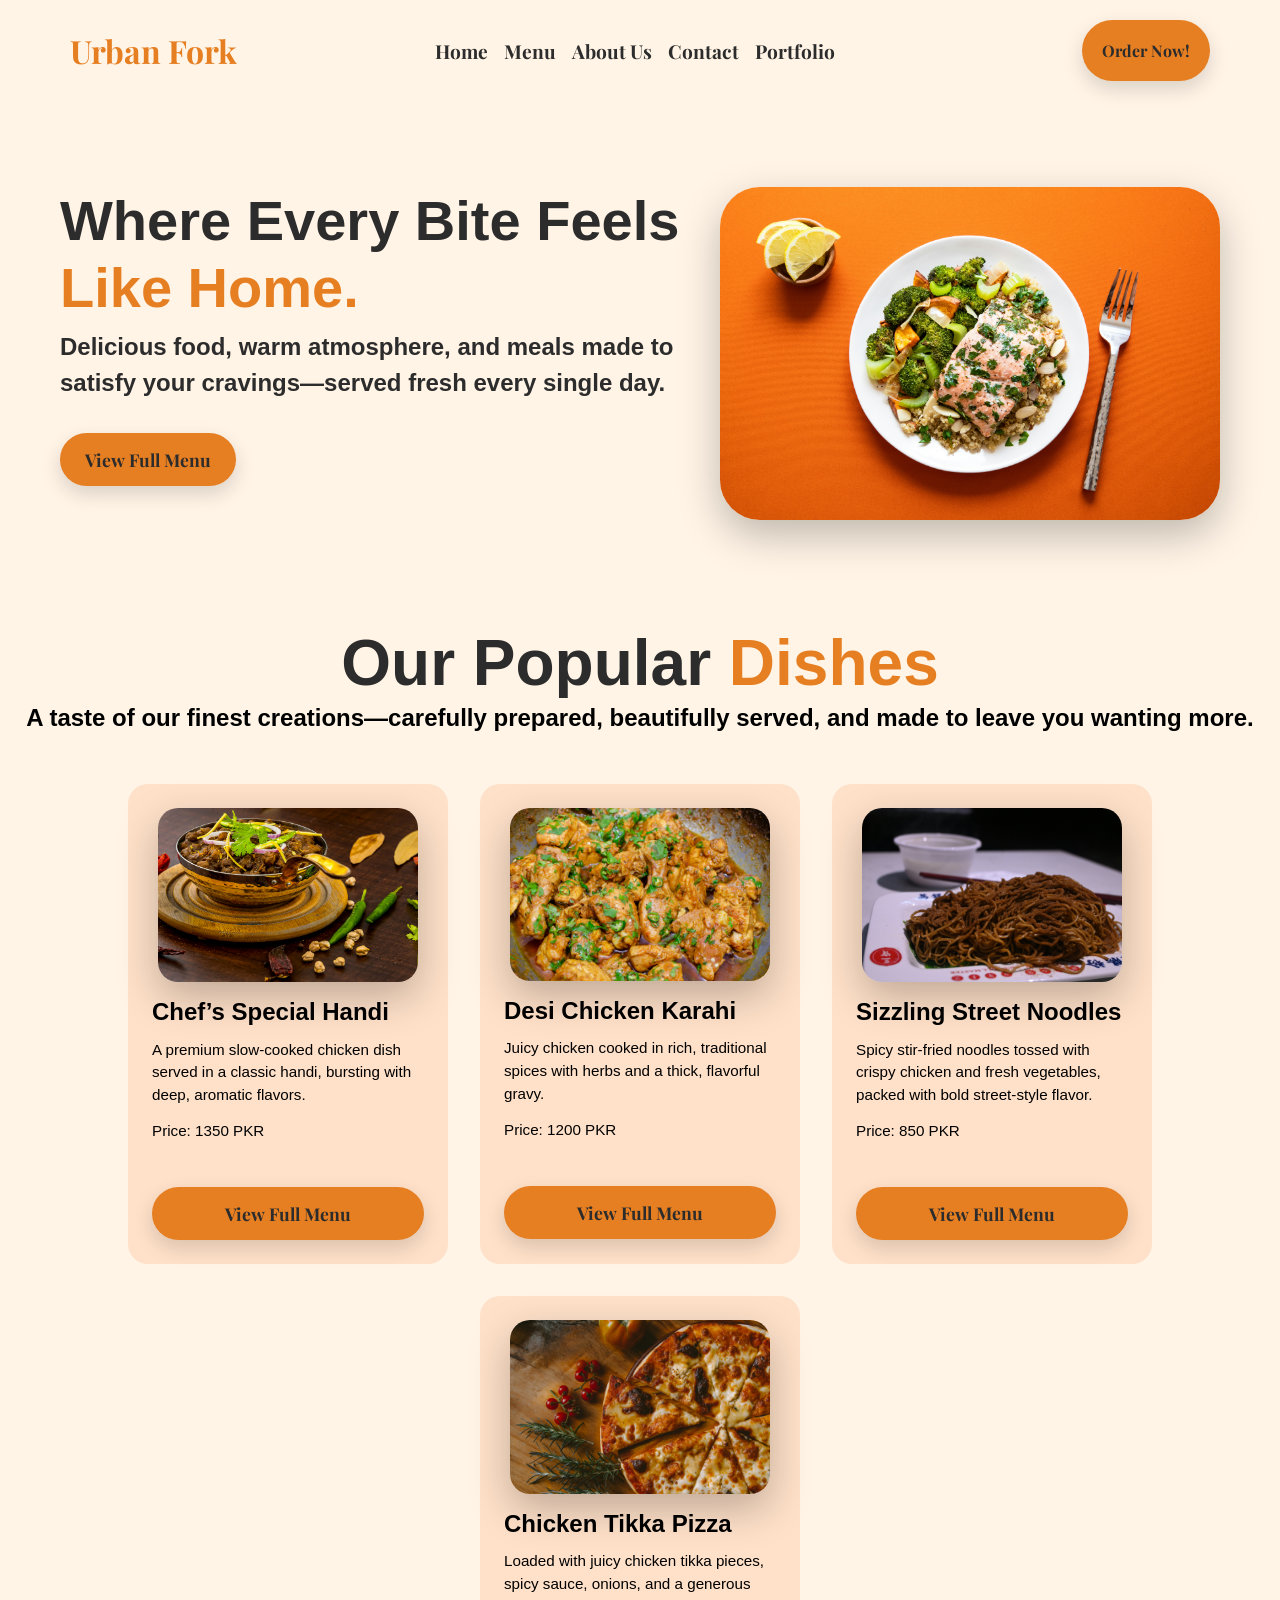
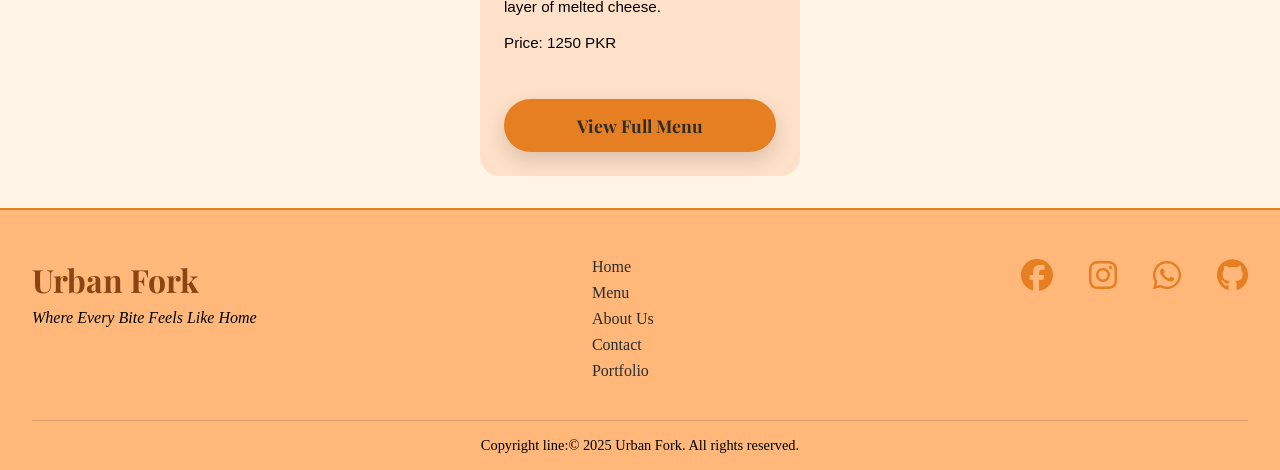
<file: index.html>
<!DOCTYPE html>
<html lang="en">

<head>
    <meta charset="UTF-8">
    <meta name="viewport" content="width=device-width, initial-scale=1.0">
    <link rel="preconnect" href="https://fonts.googleapis.com">
    <link rel="preconnect" href="https://fonts.gstatic.com" crossorigin>
    <link
        href="https://fonts.googleapis.com/css2?family=Open+Sans:ital,wght@0,300..800;1,300..800&family=Playfair+Display:ital,wght@0,400..900;1,400..900&display=swap"
        rel="stylesheet">
    <link rel="stylesheet" href="style.css">
    <link rel="stylesheet" href="https://cdnjs.cloudflare.com/ajax/libs/font-awesome/6.5.0/css/all.min.css">
    <title>Urban Fork</title>
</head>

<body>

    <!-- Header Section Code -->

    <header class="header">

        <nav class="navbar">

            <div class="logo">

                <a href="#Home">Urban Fork</a>

            </div>

            <ul class="nav-links">

                <li><a href="#Home">Home</a></li>
                <li><a href="menu.html">Menu</a></li>
                <li><a href="about.html">About Us</a></li>
                <li><a href="contact.html">Contact</a></li>
                <li><a href="https://huzaifa-malik10.github.io/Huzaifa-Malik-Portfolio/">Portfolio</a></li>

            </ul>

            <button class="order-btn">Order Now!</button>

            <div class="hamburger">

                <a href="#"><i class="fa-solid fa-bars"></i></a>
            
            </div>

        </nav>

    </header>

    <!-- Home Section Code  -->

    <main class="hidden" id="Home">

        <div class="hero-wrapper">

            <div class="hero-content">

                <h2>Where Every Bite Feels <span>Like Home.</span></h2>

                <p>Delicious food, warm atmosphere, and meals made to satisfy your cravings—served fresh every single
                    day.</p>

                <a href="menu.html" class="menu-btn">View Full Menu</a>

            </div>

            <div class="hero-img">

                <img src="Hero.jpg" alt="hero-img">

            </div>

        </div>

        <!-- Card Section Code  -->

        <section class="hidden">

            <div class="menu-section">

                <div class="heading">

                    <h1>Our Popular <span>Dishes</span></h1>

                    <p>A taste of our finest creations—carefully prepared, beautifully served, and made to leave you
                        wanting
                        more.</p>

                </div>

                <div class="card-container">

                    <div class="cards">

                        <div class="img-container">

                            <img src="spec.jpg" alt="Special-Dish">

                        </div>

                        <div class="content">

                            <h3>Chef’s Special Handi</h3>

                            <p>A premium slow-cooked chicken dish served in a classic handi, bursting with deep,
                                aromatic
                                flavors.</p>

                            <p>Price: 1350 PKR</p>

                            <a href="menu.html" class="menu-btn">View Full Menu</a>

                        </div>

                    </div>

                    <div class="cards">

                        <div class="img-container">

                            <img src="kkk.jpg" alt="Karahi-Chicken">

                        </div>

                        <div class="content">

                            <h3>Desi Chicken Karahi</h3>

                            <p>Juicy chicken cooked in rich, traditional spices with herbs and a thick, flavorful gravy.
                            </p>

                            <p>Price: 1200 PKR</p>

                            <a href="menu.html" class="menu-btn">View Full Menu</a>

                        </div>

                    </div>


                    <div class="cards">

                        <div class="img-container">

                            <img src="ssssssss.jpg" alt="Special-Dish">

                        </div>

                        <div class="content">

                            <h3>Sizzling Street Noodles</h3>

                            <p>Spicy stir-fried noodles tossed with crispy chicken and fresh vegetables, packed with
                                bold street-style flavor.</p>

                            <p>Price: 850 PKR</p>

                            <a href="menu.html" class="menu-btn">View Full Menu</a>

                        </div>

                    </div>

                    <div class="cards">

                        <div class="img-container">

                            <img src="pizza.jpg" alt="Special-Dish">

                        </div>

                        <div class="content">

                            <h3>Chicken Tikka Pizza</h3>

                            <p>Loaded with juicy chicken tikka pieces, spicy sauce, onions, and a generous layer of
                                melted cheese.</p>

                            <p>Price: 1250 PKR</p>

                            <a href="menu.html" class="menu-btn">View Full Menu</a>

                        </div>

                    </div>

        </section>

    </main>

    <!-- Footer Section Code  -->

    <footer class="footer">

        <div class="footer-container">
            <div class="footer-logo">

                <a href="index.html">Urban Fork</a>

                <p>Where Every Bite Feels Like <span>Home</span></p>

            </div>


            <div class="footer-links">

                <ul class="links">

                    <li><a href="#Home">Home</a></li>
                    <li><a href="menu.html">Menu</a></li>
                    <li><a href="about.html">About Us</a></li>
                    <li><a href="contact.html">Contact</a></li>
                    <li><a href="https://huzaifa-malik10.github.io/Huzaifa-Malik-Portfolio/">Portfolio</a></li>

                </ul>

            </div>

            <div class="socials-info">

                <a href="#"><i class="fa-brands fa-facebook"></i></a>
                <a href="#"><i class="fa-brands fa-instagram"></i></a>
                <a href="#"><i class="fa-brands fa-whatsapp"></i></a>
                <a href="https://huzaifa-malik10.github.io/Huzaifa-Malik-Portfolio/"><i class="fa-brands fa-github"></i></a>

            </div>

        </div>

        <div class="footer-bottom">

            <p>Copyright line:© 2025 Urban Fork. All rights reserved.</p>

        </div>

    </footer>

    <script src="script.js"></script>

</body>

</html>
</file>
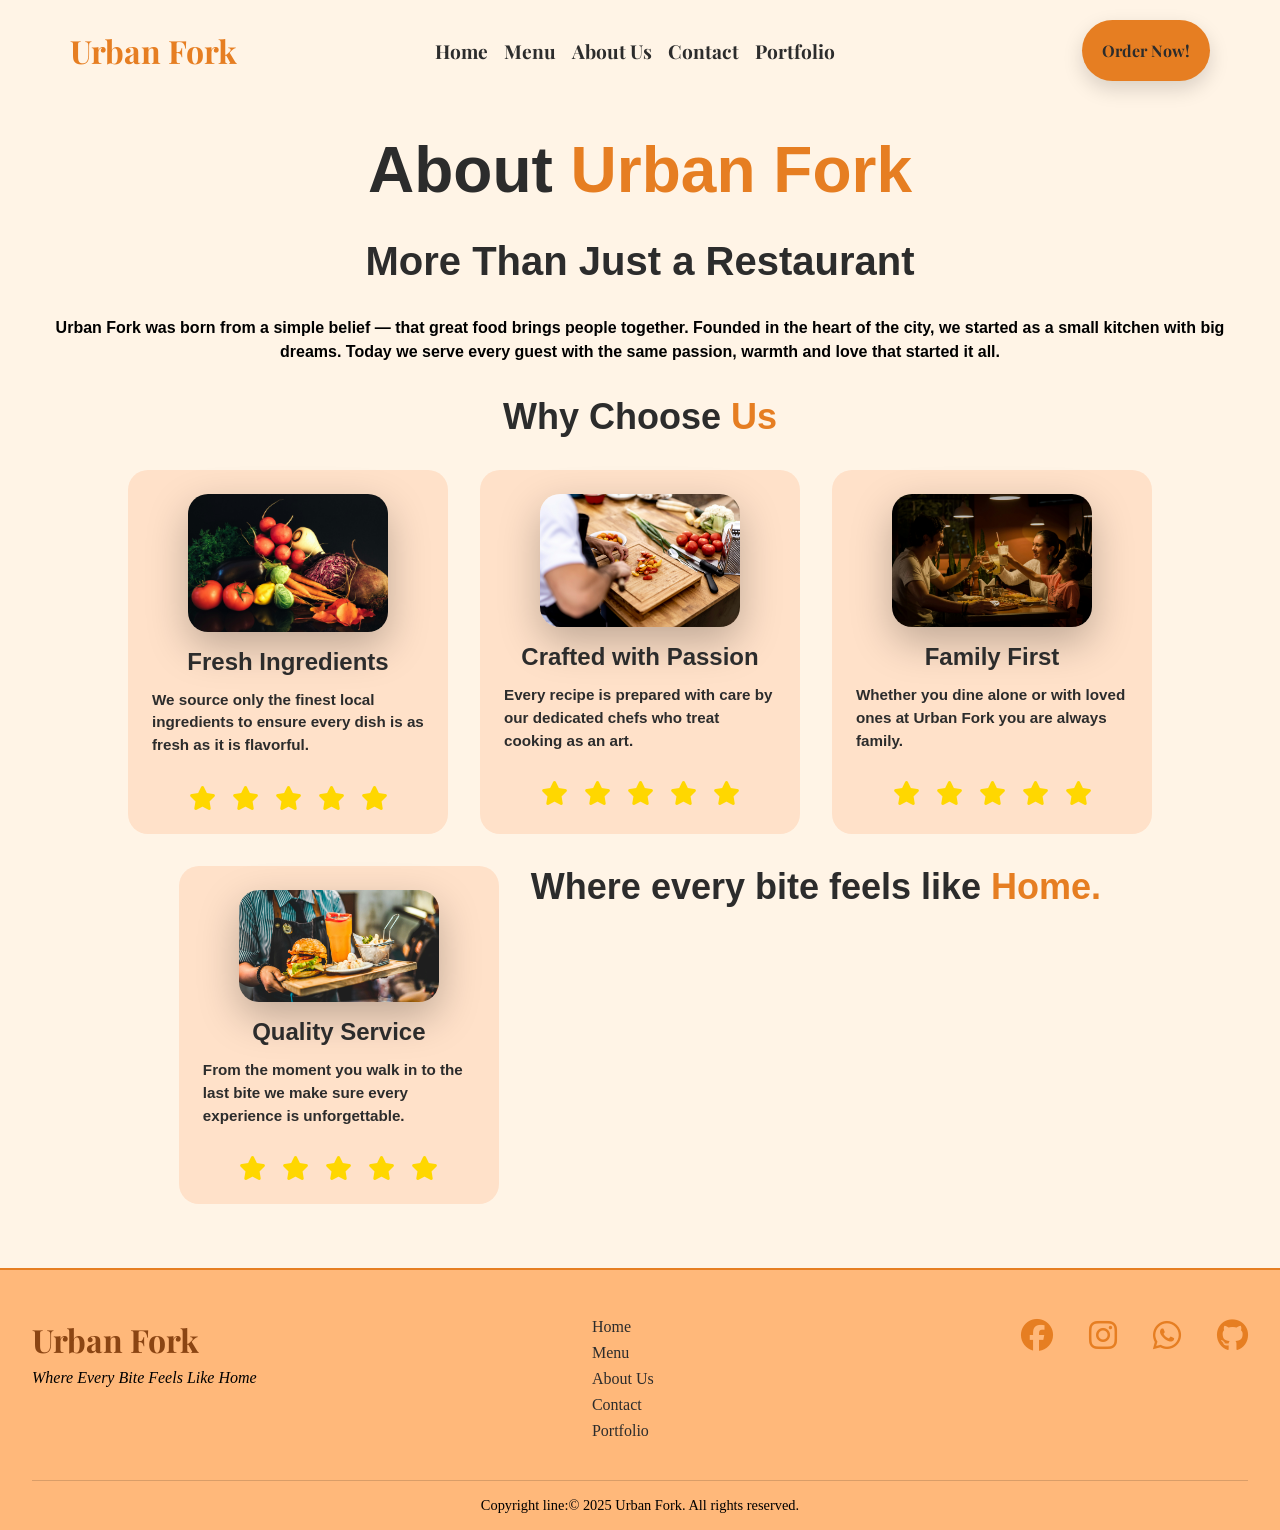
<file: about.html>
<!DOCTYPE html>
<html lang="en">

<head>
    <meta charset="UTF-8">
    <meta name="viewport" content="width=device-width, initial-scale=1.0">
    <link rel="preconnect" href="https://fonts.googleapis.com">
    <link rel="preconnect" href="https://fonts.gstatic.com" crossorigin>
    <link
        href="https://fonts.googleapis.com/css2?family=Open+Sans:ital,wght@0,300..800;1,300..800&family=Playfair+Display:ital,wght@0,400..900;1,400..900&display=swap"
        rel="stylesheet">
    <link rel="stylesheet" href="style.css">
    <link rel="stylesheet" href="https://cdnjs.cloudflare.com/ajax/libs/font-awesome/6.5.0/css/all.min.css">
    <title>About Us</title>
</head>

<body>

    <!-- Header Section Code -->

    <header class="header">

        <nav class="navbar">

            <div class="logo">

                <a href="index.html">Urban Fork</a>

            </div>

            <ul class="nav-links">

                <li><a href="index.html">Home</a></li>
                <li><a href="menu.html">Menu</a></li>
                <li><a href="#about">About Us</a></li>
                <li><a href="contact.html">Contact</a></li>
                <li><a href="https://huzaifa-malik10.github.io/Huzaifa-Malik-Portfolio/">Portfolio</a></li>

            </ul>

            <button class="order-btn">Order Now!</button>

            <div class="hamburger">

                <a href="#"><i class="fa-solid fa-bars"></i></a>
            
            </div>

        </nav>

    </header>

    <!-- About Section Code  -->

    <section class="hidden" id="about">

        <div class="about-section">

            <div class="about-content">

                <h1>About <span>Urban Fork</span></h1>

                <h2>More Than Just a Restaurant</h2>

                <p>Urban Fork was born from a simple belief — that great food brings people together. Founded in the
                    heart of the city, we started as a small kitchen with big dreams. Today we serve every guest with
                    the same passion, warmth and love that started it all.</p>

            </div>

            <div class="why-chose-us">

                <h1>Why Choose <span>Us</span></h1>

                <div class="card-container">

                    <div class="cards">

                        <div class="img-container">

                            <img src="veg.jpg" alt="Fresh-Ingredients">

                        </div>

                        <div class="content">

                            <h3>Fresh Ingredients</h3>

                            <p>We source only the finest local ingredients to ensure every dish is as fresh as it is
                                flavorful.</p>


                            <div class="stars">

                                <i class="fas fa-star"></i>
                                <i class="fas fa-star"></i>
                                <i class="fas fa-star"></i>
                                <i class="fas fa-star"></i>
                                <i class="fas fa-star"></i>

                            </div>

                        </div>

                    </div>

                    <div class="cards">

                        <div class="img-container">

                            <img src="chef.jpg" alt="Crafted-with-Passion">

                        </div>

                        <div class="content">

                            <h3>Crafted with Passion</h3>

                            <p>Every recipe is prepared with care by our dedicated chefs who treat cooking as an art.
                            </p>

                            <div class="stars">

                                <i class="fas fa-star"></i>
                                <i class="fas fa-star"></i>
                                <i class="fas fa-star"></i>
                                <i class="fas fa-star"></i>
                                <i class="fas fa-star"></i>

                            </div>

                        </div>

                    </div>


                    <div class="cards">

                        <div class="img-container">

                            <img src="fam.jpg" alt="Family First">

                        </div>

                        <div class="content">

                            <h3>Family First</h3>

                            <p>Whether you dine alone or with loved ones at Urban Fork you are always family.</p>

                            <div class="stars">

                                <i class="fas fa-star"></i>
                                <i class="fas fa-star"></i>
                                <i class="fas fa-star"></i>
                                <i class="fas fa-star"></i>
                                <i class="fas fa-star"></i>

                            </div>

                        </div>

                    </div>

                    <div class="cards">

                        <div class="img-container">

                            <img src="waiter.jpg" alt="Special-Dish">

                        </div>

                        <div class="content">

                            <h3>Quality Service</h3>

                            <p>From the moment you walk in to the last bite we make sure every experience is
                                unforgettable.</p>

                            <div class="stars">

                                <i class="fas fa-star"></i>
                                <i class="fas fa-star"></i>
                                <i class="fas fa-star"></i>
                                <i class="fas fa-star"></i>
                                <i class="fas fa-star"></i>

                            </div>

                        </div>

                    </div>

                    <div class="last-line">

                        <h1>Where every bite feels like <span>Home.</span></h1>

                    </div>

                </div>

            </div>

    </section>

    <!-- Footer Secition Code -->

    <footer class="footer">

        <div class="footer-container">
            <div class="footer-logo">

                <a href="index.html">Urban Fork</a>

                <p>Where Every Bite Feels Like <span>Home</span></p>

            </div>


            <div class="footer-links">

                <ul class="links">

                    <li><a href="index.html">Home</a></li>
                    <li><a href="menu.html">Menu</a></li>
                    <li><a href="#about">About Us</a></li>
                    <li><a href="contact.html">Contact</a></li>
                    <li><a href="https://huzaifa-malik10.github.io/Huzaifa-Malik-Portfolio/">Portfolio</a></li>

                </ul>

            </div>

            <div class="socials-info">

                <a href="#"><i class="fa-brands fa-facebook"></i></a>
                <a href="#"><i class="fa-brands fa-instagram"></i></a>
                <a href="#"><i class="fa-brands fa-whatsapp"></i></a>
                <a href="https://huzaifa-malik10.github.io/Huzaifa-Malik-Portfolio/"><i class="fa-brands fa-github"></i></a>

            </div>

        </div>

        <div class="footer-bottom">

            <p>Copyright line:© 2025 Urban Fork. All rights reserved.</p>

        </div>

    </footer>

    <script src="script.js"></script>

</body>

</html>
</file>
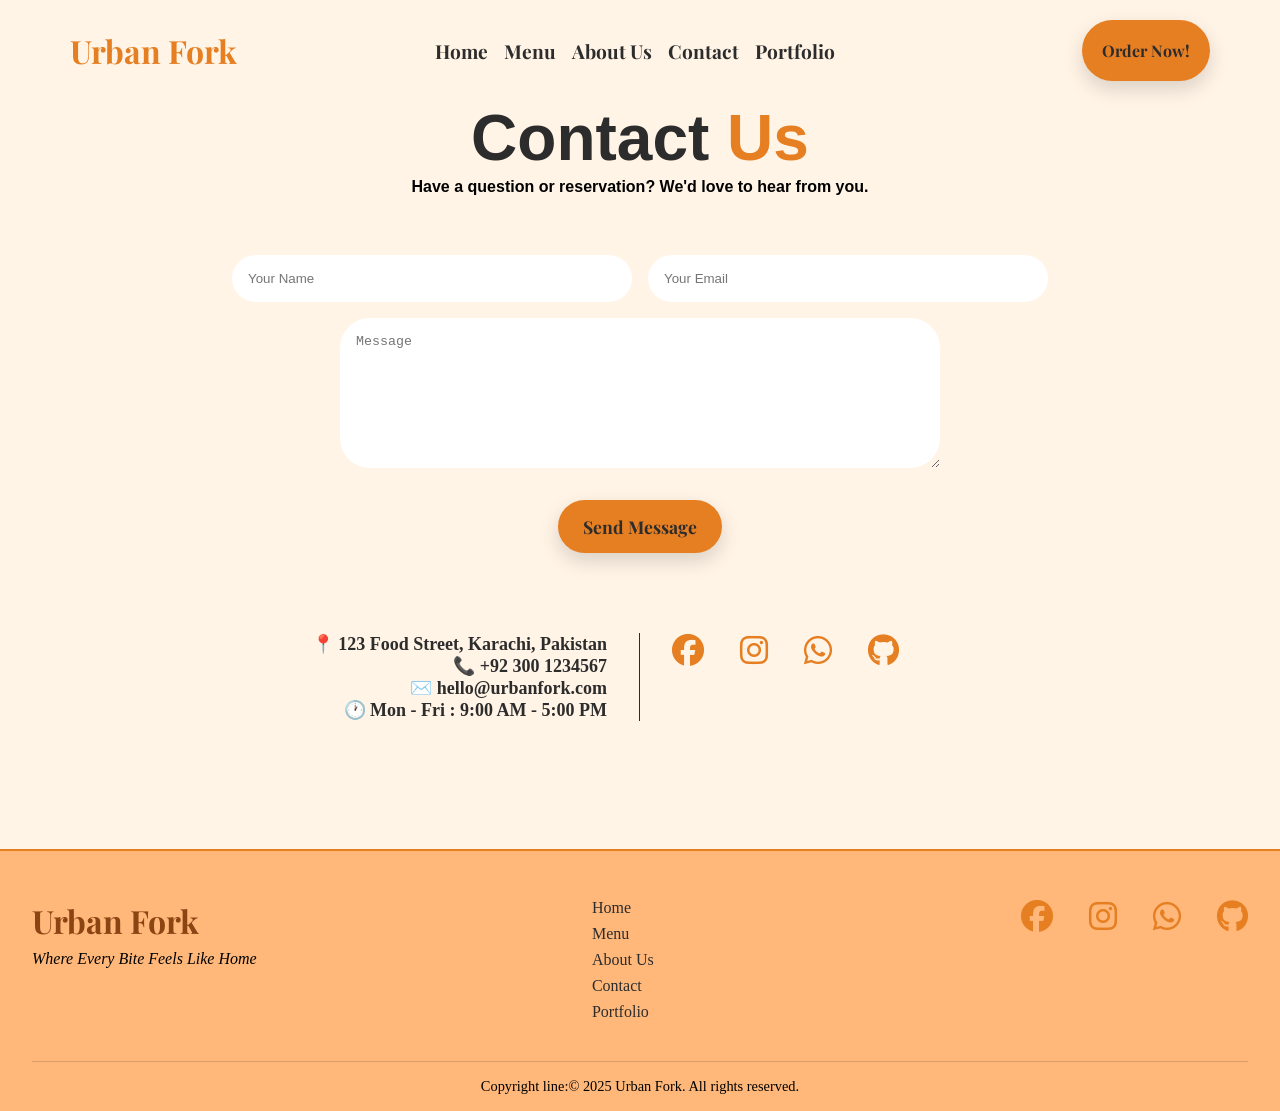
<file: contact.html>
<!DOCTYPE html>
<html lang="en">

<head>
    <meta charset="UTF-8">
    <meta name="viewport" content="width=device-width, initial-scale=1.0">
    <link rel="preconnect" href="https://fonts.googleapis.com">
    <link rel="preconnect" href="https://fonts.gstatic.com" crossorigin>
    <link
        href="https://fonts.googleapis.com/css2?family=Open+Sans:ital,wght@0,300..800;1,300..800&family=Playfair+Display:ital,wght@0,400..900;1,400..900&display=swap"
        rel="stylesheet">
    <link rel="stylesheet" href="style.css">
    <link rel="stylesheet" href="https://cdnjs.cloudflare.com/ajax/libs/font-awesome/6.5.0/css/all.min.css">
    <title>Contact Us</title>
</head>

<body>

    <!-- Header Section Code -->

    <header class="header">

        <nav class="navbar">

            <div class="logo">

                <a href="index.html">Urban Fork</a>

            </div>

            <ul class="nav-links">

                <li><a href="index.html">Home</a></li>
                <li><a href="menu.html">Menu</a></li>
                <li><a href="about.html">About Us</a></li>
                <li><a href="#contact">Contact</a></li>
                <li><a href="https://huzaifa-malik10.github.io/Huzaifa-Malik-Portfolio/">Portfolio</a></li>

            </ul>

            <button class="order-btn">Order Now!</button>

            <div class="hamburger">

                <a href="#"><i class="fa-solid fa-bars"></i></a>
            
            </div>

        </nav>

    </header>


    <!-- Contact Section Code  -->

    <section class="hidden" id="contact">

        <div class="content-wrapper">

            <div class="heading-content">

                <h1>Contact <span>Us</span></h1>

                <p>Have a question or reservation? We'd love to hear from you.</p>

            </div>

            <div class="contact-forms">

                <form action="#">

                    <div class="input-row">

                        <input type="text" placeholder="Your Name">

                        <input type="email" name="email" id="email" placeholder="Your Email">

                    </div>

                    <textarea name="Message" id="Message" placeholder="Message"></textarea>

                    <div class="message-btn">

                        <button class="send-btn">Send Message</button>

                    </div>

                </form>

            </div>

            <div class="info-socials">

                <div class="location-info">

                    <p>📍 123 Food Street, Karachi, Pakistan</p>
                    <p>📞 +92 300 1234567</p>
                    <p>✉️ hello@urbanfork.com</p>
                    <p>🕐 Mon - Fri : 9:00 AM - 5:00 PM</p>

                </div>

                <div class="socials-info">

                    <a href="#"><i class="fa-brands fa-facebook"></i></a>
                    <a href="#"><i class="fa-brands fa-instagram"></i></a>
                    <a href="#"><i class="fa-brands fa-whatsapp"></i></a>
                    <a href="#"><i class="fa-brands fa-github"></i></a>

                </div>

            </div>

        </div>

    </section>

    <!-- Footer Section Code  -->

    <footer class="footer">

        <div class="footer-container">
            <div class="footer-logo">

                <a href="index.html">Urban Fork</a>

                <p>Where Every Bite Feels Like <span>Home</span></p>

            </div>


            <div class="footer-links">

                <ul class="links">

                    <li><a href="index.html">Home</a></li>
                    <li><a href="menu.html">Menu</a></li>
                    <li><a href="about.html">About Us</a></li>
                    <li><a href="#contact">Contact</a></li>
                    <li><a href="https://huzaifa-malik10.github.io/Huzaifa-Malik-Portfolio/">Portfolio</a></li>

                </ul>

            </div>

            <div class="socials-info">

                <a href="#"><i class="fa-brands fa-facebook"></i></a>
                <a href="#"><i class="fa-brands fa-instagram"></i></a>
                <a href="#"><i class="fa-brands fa-whatsapp"></i></a>
                <a href="https://huzaifa-malik10.github.io/Huzaifa-Malik-Portfolio/"><i class="fa-brands fa-github"></i></a>

            </div>

        </div>

        <div class="footer-bottom">

            <p>Copyright line:© 2025 Urban Fork. All rights reserved.</p>

        </div>

    </footer>

    <script src="script.js"></script>

</body>

</html>
</file>
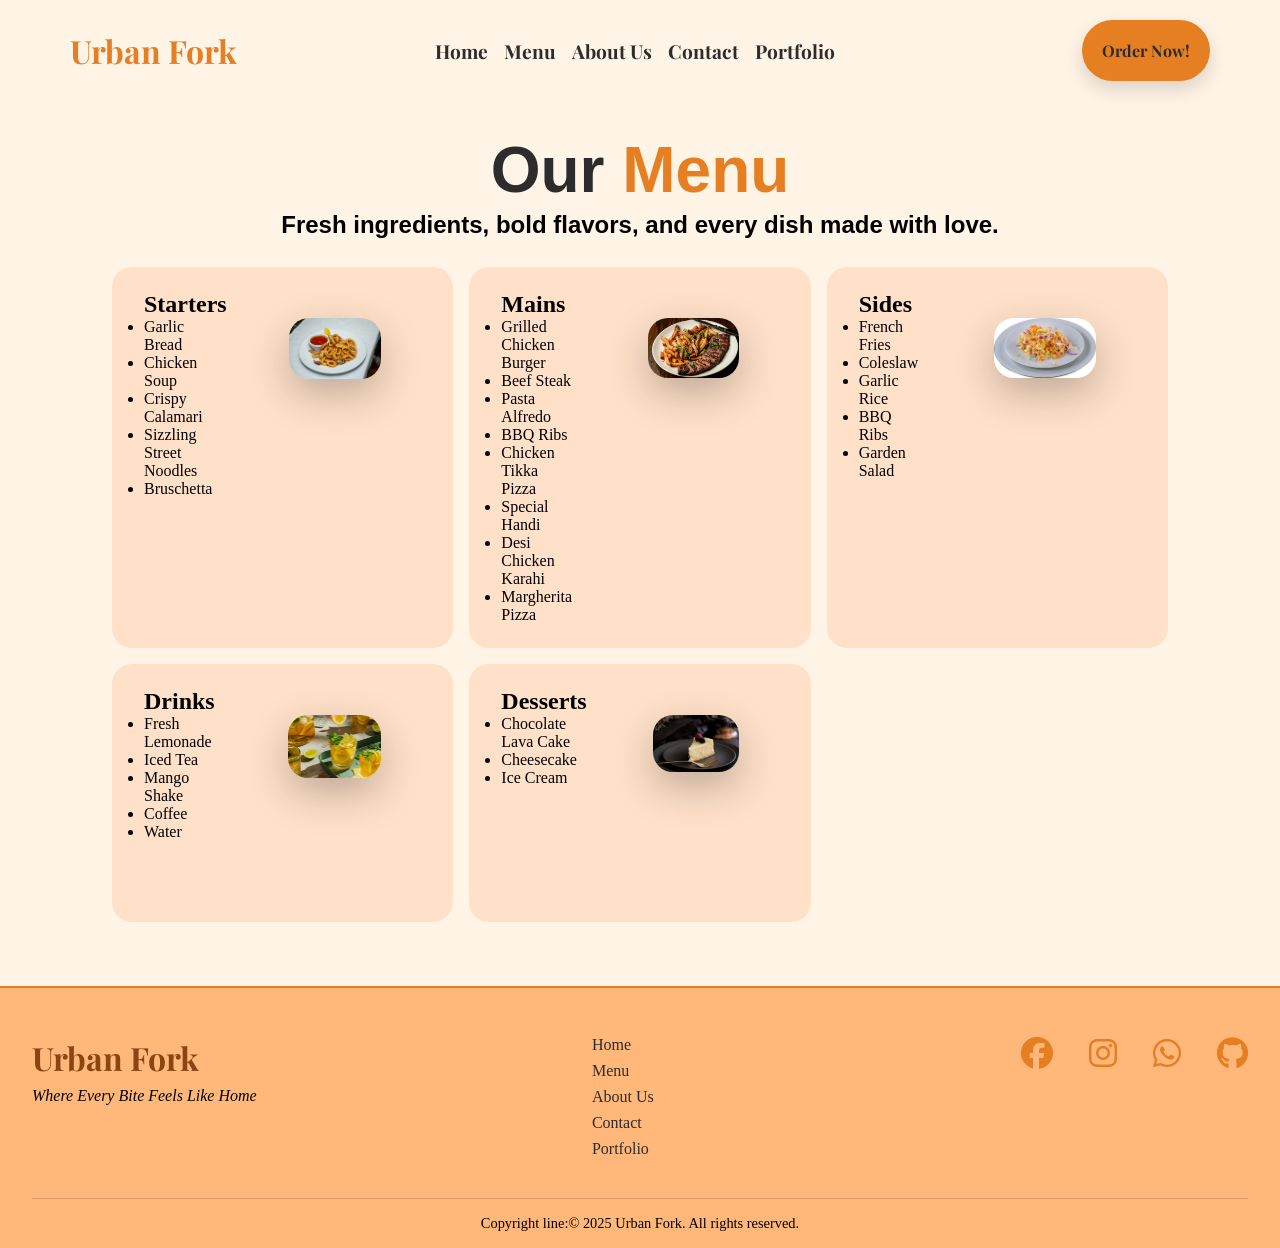
<file: menu.html>
<!DOCTYPE html>
<html lang="en">

<head>
    <meta charset="UTF-8">
    <meta name="viewport" content="width=device-width, initial-scale=1.0">
    <link rel="preconnect" href="https://fonts.googleapis.com">
    <link rel="preconnect" href="https://fonts.gstatic.com" crossorigin>
    <link
        href="https://fonts.googleapis.com/css2?family=Open+Sans:ital,wght@0,300..800;1,300..800&family=Playfair+Display:ital,wght@0,400..900;1,400..900&display=swap"
        rel="stylesheet">
    <link rel="stylesheet" href="style.css">
    <link rel="stylesheet" href="https://cdnjs.cloudflare.com/ajax/libs/font-awesome/6.5.0/css/all.min.css">
    <title>Full Menu Page</title>
</head>

<body>

    <!-- Header Section Code -->

    <header class="header">

        <nav class="navbar">

            <div class="logo">

                <a href="index.html">Urban Fork</a>

            </div>

            <ul class="nav-links">

                <li><a href="index.html">Home</a></li>
                <li><a href="#menu">Menu</a></li>
                <li><a href="about.html">About Us</a></li>
                <li><a href="contact.html">Contact</a></li>
                <li><a href="https://huzaifa-malik10.github.io/Huzaifa-Malik-Portfolio/">Portfolio</a></li>

            </ul>

            <button class="order-btn">Order Now!</button>

            <div class="hamburger">

                <a href="#"><i class="fa-solid fa-bars"></i></a>

            </div>

        </nav>

    </header>

    <!-- Menu Section Code  -->

    <section class="hidden" id="menu">

        <div class="full-menu">

            <div class="menu-content">

                <h1>Our <span>Menu</span></h1>

                <p>Fresh ingredients, bold flavors, and every dish made with love.</p>

            </div>

            <div class="menu-wrapper">

                <div class="categories">

                    <h1>Starters</h1>

                    <div class="wrapper-list">

                        <ul>

                            <li>Garlic Bread</li>
                            <li>Chicken Soup</li>
                            <li>Crispy Calamari</li>
                            <li>Sizzling Street Noodles</li>
                            <li>Bruschetta</li>

                        </ul>

                        <div class="food-img">

                            <img src="crispy alamaru.jpg" alt="Crispy-calamari">

                        </div>

                    </div>

                </div>

                <div class="categories">

                    <h1>Mains</h1>

                    <div class="wrapper-list">

                        <ul>

                            <li>Grilled Chicken Burger</li>
                            <li>Beef Steak</li>
                            <li>Pasta Alfredo</li>
                            <li>BBQ Ribs</li>
                            <li>Chicken Tikka Pizza</li>
                            <li>Special Handi</li>
                            <li>Desi Chicken Karahi</li>
                            <li>Margherita Pizza</li>

                        </ul>

                        <div class="food-img">

                            <img src="steak.jpg" alt="steak">

                        </div>

                    </div>

                </div>

                <div class="categories">

                    <h1>Sides</h1>

                    <div class="wrapper-list">

                        <ul>

                            <li>French Fries</li>
                            <li>Coleslaw</li>
                            <li>Garlic Rice</li>
                            <li>BBQ Ribs</li>
                            <li>Garden Salad</li>

                        </ul>

                        <div class="food-img">

                            <img src="cole.jpg" alt="Cloeslaw">

                        </div>

                    </div>


                </div>

                <div class="categories">

                    <h1>Drinks</h1>

                    <div class="wrapper-list">

                        <ul>

                            <li>Fresh Lemonade</li>
                            <li>Iced Tea</li>
                            <li>Mango Shake</li>
                            <li>Coffee</li>
                            <li>Water</li>

                        </ul>

                        <div class="food-img">

                            <img src="tea.jpg" alt="Ice-tea">

                        </div>

                    </div>

                </div>

                <div class="categories">

                    <h1>Desserts</h1>

                    <div class="wrapper-list">

                        <ul>

                            <li>Chocolate Lava Cake</li>
                            <li>Cheesecake</li>
                            <li>Ice Cream</li>

                        </ul>

                        <div class="food-img">

                            <img src="cheese.jpg" alt="Cheese-cake">

                        </div>

                    </div>

                </div>
            </div>
        </div>

    </section>

    <!-- Footer Secition Code  -->

    <footer class="footer">

        <div class="footer-container">
            <div class="footer-logo">

                <a href="index.html">Urban Fork</a>

                <p>Where Every Bite Feels Like <span>Home</span></p>

            </div>


            <div class="footer-links">

                <ul class="links">

                    <li><a href="index.html">Home</a></li>
                    <li><a href="#menu">Menu</a></li>
                    <li><a href="about.html">About Us</a></li>
                    <li><a href="contact.html">Contact</a></li>
                    <li><a href="https://huzaifa-malik10.github.io/Huzaifa-Malik-Portfolio/">Portfolio</a></li>

                </ul>

            </div>

            <div class="socials-info">

                <a href="#"><i class="fa-brands fa-facebook"></i></a>
                <a href="#"><i class="fa-brands fa-instagram"></i></a>
                <a href="#"><i class="fa-brands fa-whatsapp"></i></a>
                <a href="https://huzaifa-malik10.github.io/Huzaifa-Malik-Portfolio/"><i class="fa-brands fa-github"></i></a>

            </div>

        </div>

        <div class="footer-bottom">

            <p>Copyright line:© 2025 Urban Fork. All rights reserved.</p>

        </div>

    </footer>

    <script src="script.js"></script>

</body>

</html>
</file>
<file: style.css>
* {
    padding: 0;
    margin: 0;
    box-sizing: border-box;
}

:root {
    --primary-color: #E67E22;
    --background-color: #FFF4E6;
    --text-color: #2C2C2C;
    --secondary-color: #8B4513;
}

html {
    background-color: var(--background-color);
    scroll-behavior: smooth;
}

body {
    min-height: 100vh;
    display: flex;
    flex-direction: column;
}

main {
    flex: 1;
}

/* Navbar Section Code  */

.navbar {
    display: flex;
    justify-content: space-between;
    align-items: center;
    padding: 20px 70px;
}

.logo a {
    display: inline-block;
    font-size: 2rem;
    font-weight: 700;
    font-family: "Playfair Display", sans-serif;
    color: var(--primary-color);
    list-style: none;
    text-decoration: none;
    transition: 0.3s ease;
}

.logo a:hover {
    transform: scale(1.2);
}

.nav-links {
    display: flex;
    gap: 1rem;
    list-style: none;
    font-size: 1.2rem;
    padding-right: 50px;
    font-weight: bolder;
}

.nav-links a {
    text-decoration: none;
    transition: 0.3s ease;
    color: var(--text-color);
    font-family: "Playfair Display", sans-serif;
}

.nav-links a:hover {
    color: var(--secondary-color);
}

.order-btn {
    padding: 20px;
    outline: none;
    border: none;
    font-size: 1rem;
    font-weight: bolder;
    border-radius: 70px;
    font-family: "Playfair Display", sans-serif;
    background-color: var(--primary-color);
    color: var(--text-color);
    cursor: pointer;
    box-shadow: 0 8px 20px rgba(0, 0, 0, 0.15);
    transition: 0.3s ease;
}

button:hover {
    background-color: var(--secondary-color);
    color: var(--background-color);
}

/* Home Section Code  */

.hero-wrapper {
    display: flex;
    justify-content: space-between;
    gap: 1rem;
    padding: 70px 60px;
}

.hero-img img {
    width: 500px;
    border-radius: 40px;
    height: auto;
    margin-top: 1rem;
    box-shadow: 0 15px 40px rgba(0, 0, 0, 0.25);
}

.hero-content {
    color: var(--text-color);
    margin-top: 1rem;
}

.hero-content h2 {
    font-size: 3.5rem;
    font-family: "Open-sans", sans-serif;
    line-height: 1.2;
    font-weight: bolder;
}

.hero-content span {
    color: var(--primary-color);
}

.hero-content p {
    font-size: 1.5rem;
    margin-top: 0.5rem;
    line-height: 1.5;
    font-family: "Open-sans", sans-serif;
    font-weight: bolder;
}

.menu-btn {
    display: inline-block;
    padding: 15px 25px;
    border: none;
    outline: none;
    font-size: 1.1rem;
    font-weight: bold;
    font-family: "Playfair Display", sans-serif;
    background-color: var(--primary-color);
    color: var(--text-color);
    border-radius: 50px;
    cursor: pointer;
    text-decoration: none;
    text-align: center;
    box-shadow: 0 8px 20px rgba(0, 0, 0, 0.15);
    transition: 0.3s ease;
    margin-top: 2rem;
}

.order-btn:hover,
.menu-btn:hover {
    box-shadow: 0 10px 25px rgba(0, 0, 0, 0.2);
    transform: translateY(-2px);
    background-color: var(--secondary-color);
    color: var(--background-color);
}

/* Menu Preview Section Code  */

.heading h1 {
    text-align: center;
    font-size: 4rem;
    margin-top: 2rem;
    font-weight: 600;
    color: var(--text-color);
    font-family: "Open-Sans", sans-serif;
}

.heading span {
    color: var(--primary-color);
}

.heading p {
    font-size: 1.5rem;
    margin-bottom: 1rem;
    line-height: 1.5;
    text-align: center;
    font-family: "Open-sans", sans-serif;
    font-weight: bolder;
}

.card-container {
    display: flex;
    gap: 2rem;
    justify-content: center;
    align-items: stretch;
    flex-wrap: wrap;
    padding: 2rem;
}

.cards {
    width: 320px;
    border-radius: 20px;
    padding: 1.5rem;
    background-color: #ffe1c9;
    display: flex;
    flex-direction: column;
    gap: 1rem;
    transition: 0.4s ease;
}

.cards:hover {
    background-color: #ebbd96;
    border: 1px solid var(--primary-color);
    transform: scale(1.1);
}

.img-container {
    display: flex;
    justify-content: center;
    align-items: center;
}

.img-container img {
    width: 100%;
    max-width: 260px;
    border-radius: 20px;
    box-shadow: 0 15px 40px rgba(0, 0, 0, 0.25);
}

.content {
    display: flex;
    flex-direction: column;
    gap: 0.8rem;
}

.content h3 {
    font-size: 1.5rem;
    font-weight: 600;
    font-family: "Open-sans", sans-serif;
}

.content p {
    font-size: 0.95rem;
    line-height: 1.5;
    text-align: left;
    font-family: "Open-sans", sans-serif;
}

/* Menu Section Code  */

.menu {
    background-color: var(--background-color);
}

.menu-content h1 {
    text-align: center;
    font-size: 4rem;
    margin-top: 2rem;
    font-weight: 600;
    color: var(--text-color);
    font-family: "Open-Sans", sans-serif;
}

.menu-content p {
    font-size: 1.5rem;
    margin-bottom: 1.5rem;
    line-height: 1.5;
    text-align: center;
    font-family: "Open-sans", sans-serif;
    font-weight: bolder;
}

.menu-content span {
    color: var(--primary-color);
}

.menu-wrapper {
    display: grid;
    grid-template-columns: repeat(3, 1fr);
    gap: 1rem;
    margin-bottom: 4rem;
    padding: 0 7rem 0 7rem;
}

.categories {
    display: flex;
    flex-direction: column;
    padding: 1.5rem 2rem;
    transition: 0.4s ease;
    background-color: #ffe1c9;
    border-radius: 20px;
    word-wrap: break-word;
}

.categories:hover {
    background-color: #ebbd96;
    transform: scale(1.1);
    border: 1px solid var(--primary-color);
}

.wrapper-list {
    display: flex;
    justify-content: space-between;
    align-items: flex-start;
    gap: 1rem;
}

.food-img {
    display: flex;
    justify-content: space-between;
    gap: 1rem;
    padding: 0 40px 120px 60px;
}

.food-img img {
    width: 100%;
    max-width: 200px;
    border-radius: 20px;
    box-shadow: 0 15px 40px rgba(0, 0, 0, 0.25);
}

/* About Section Code  */

.about-section {
    padding: 2rem;
}

.about-content h1 {
    text-align: center;
    font-size: 4rem;
    font-weight: 600;
    color: var(--text-color);
    font-family: "Open-Sans", sans-serif;
}

.about-content span {
    color: var(--primary-color);
}

.about-content h2 {
    text-align: center;
    font-size: 2.5rem;
    margin-top: 2rem;
    margin-bottom: 2rem;
    font-weight: 600;
    color: var(--text-color);
    font-family: "Open-Sans", sans-serif;
}

.about-content p {
    font-size: 1rem;
    margin-bottom: 1.5rem;
    line-height: 1.5;
    text-align: center;
    font-family: "Open-sans", sans-serif;
    font-weight: bolder;
}

.why-chose-us {
    text-align: center;
    font-size: 1.5rem;
    margin-top: 2rem;
    font-weight: 600;
    color: var(--text-color);
    font-family: "Open-Sans", sans-serif;
}

.why-chose-us span {
    color: var(--primary-color);
}

.why-chose-us img {
    width: 100%;
    max-width: 200px;
    border-radius: 20px;
    box-shadow: 0 15px 40px rgba(0, 0, 0, 0.25);
}

.stars {
    color: gold;
    display: flex;
    justify-content: center;
    gap: 1rem;
    margin-top: 1rem
}

/* Contact Section Code  */

.heading-content h1 {
    text-align: center;
    font-size: 4rem;
    font-weight: 600;
    color: var(--text-color);
    font-family: "Open-Sans", sans-serif;
}

.heading-content span {
    color: var(--primary-color);
}

.heading-content p {
    font-size: 1rem;
    margin-bottom: 1.5rem;
    line-height: 1.5;
    text-align: center;
    font-family: "Open-sans", sans-serif;
    font-weight: bolder;
}

.contact-forms {
    margin-top: 1rem;
    padding: 2rem;
}

.input-row {
    display: flex;
    gap: 1rem;
    margin-bottom: 1rem;
    justify-content: center;
    align-items: center;
}

.contact-forms textarea {
    display: block;
    margin: 0 auto;
}

.input-row input {
    border: none;
    border-radius: 30px;
    padding: 1rem;
    width: 100%;
    max-width: 400px;
}

.contact-forms textarea {
    border: none;
    border-radius: 30px;
    padding: 1rem;
    width: 100%;
    max-width: 600px;
    min-height: 150px;
}

.message-btn {
    display: flex;
    justify-content: center;
}

.contact-forms button {
    display: inline-block;
    padding: 15px 25px;
    border: none;
    outline: none;
    font-size: 1.1rem;
    font-weight: bold;
    font-family: "Playfair Display", sans-serif;
    background-color: var(--primary-color);
    color: var(--text-color);
    border-radius: 50px;
    cursor: pointer;
    text-decoration: none;
    text-align: center;
    box-shadow: 0 8px 20px rgba(0, 0, 0, 0.15);
    transition: 0.3s ease;
    margin-top: 2rem;
}

.contact-forms button:hover {
    box-shadow: 0 10px 25px rgba(0, 0, 0, 0.2);
    transform: translateY(-2px);
    background-color: var(--secondary-color);
    color: var(--background-color);
}

.info-socials {
    display: grid;
    grid-template-columns: repeat(2, 1fr);
    margin-bottom: 8rem;
    margin-top: 3rem;
}

.location-info {
    text-align: end;
    font-size: large;
    color: var(--text-color);
    font-weight: bold;
    border-right: 1px solid var(--text-color);
    padding-right: 2rem;
}

.socials-info a {
    display: inline-block;
    color: var(--primary-color);
    font-size: 2rem;
    padding-left: 2rem;
    transition: 0.3s ease;
}

.socials-info a:hover {
    filter: drop-shadow(0 8px 8px var(--primary-color));
    transform: translateY(-5px) scale(1.2);
}

/* Footer Section Code  */

footer {
    background-color: #ffb87a;
    border-top: 2px solid var(--primary-color);
    padding: 3rem 2rem 1rem 2rem;
}

.footer-container {
    display: flex;
    justify-content: space-between;
    gap: 2rem;
    margin-bottom: 2rem;
}

.footer-logo a {
    display: inline-block;
    font-size: 2rem;
    font-weight: 700;
    font-family: "Playfair Display", sans-serif;
    color: var(--secondary-color);
    list-style: none;
    text-decoration: none;
    transition: 0.3s ease;
}

.footer-logo p {
    font-style: italic;
    margin-top: 0.5rem;
}

.footer-links h3,
.footer-socials h3 {
    margin-bottom: 1rem;
    font-size: 1.2rem;
}

.footer-links ul {
    list-style: none;
    padding: 0;
}

.footer-links ul li {
    margin-bottom: 0.5rem;
}

.footer-links ul li a {
    text-decoration: none;
    color: var(--text-color);
    transition: 0.3s ease;
}

.footer-links ul li a:hover {
    color: white;
}

.footer-socials .socials-info {
    display: flex;
    gap: 1rem;
}

.footer-bottom {
    text-align: center;
    border-top: 1px solid rgba(0, 0, 0, 0.15);
    padding-top: 1rem;
    font-size: 0.9rem;
}

.hamburger {
    display: none;
}

/* Responsiveness Section Code  */

@media (max-width: 896px) {

    .nav-links {
        opacity: 0;
        visibility: hidden;
        transform: translateY(-10px);
        transition: all 0.3s ease;
        position: absolute;
        top: 60px;
        left: 0;
        width: 100%;
    }

    .order-btn {
        display: none;
    }

    .hamburger {
        display: block;
        font-size: 1.5rem;
    }

    .hamburger a {
        color: var(--primary-color);
    }

    .nav-links.active {
        display: flex;
        flex-direction: column;
        align-items: center;
        visibility: visible;
        gap: 1rem;
        padding: 1rem;
        background-color: #ffb87a;
        transform: translateY(0);
        z-index: 999;
        opacity: 1;
    }

    .navbar {
        display: flex;
        justify-content: space-between;
        justify-items: center;
        background-color: #fcc392;
        padding: 0 1rem;
    }

    .logo {
        position: static;
        left: 30%;
        transform: translateX(-30);
    }

    .hero-img img {
        width: 100%;
        height: auto;
    }

    .categories h1,
    .wrapper-list ul {
        text-align: center;
    }

    .food-img {
        display: none;
    }

    .hero-wrapper {
        flex-direction: column;
    }

    .cards {
        width: 100%;
    }

    .cards h3,
    .cards p {
        text-align: center;
    }

    .categories {
        width: 100%;
    }

    .wrapper-list {
        flex-direction: column;
    }

    .food-img img {
        width: 100%;
        max-width: 200px;
        display: block;
    }

    .menu-wrapper {
        grid-template-columns: 1fr;
        padding: 0 1rem;
    }

    .card-container {
        grid-template-columns: 1fr;
    }

    .cards {
        width: 100%;
        text-align: center;
    }

    .categories {
        padding: 1rem;
        text-align: center;
        align-items: center;
    }

    .about-content {
        text-align: center;
    }

    .input-row {
        flex-direction: column;
    }

    .info-socials {
        flex-direction: column;
        align-items: center;
        text-align: center;
    }

    .location-info {
        border-right: none;
    }
}

/* Animation Section Code  */

@keyframes shake {

    0%,
    100% {
        transform: translate(0);
    }

    25% {
        transform: translateX(-8px);
    }

    75% {
        transform: translateX(-8px);
    }
}

.shake {
    animation: shake 0.3s ease;
    border: 2px solid red !important;
}

.hidden {
    opacity: 0;
    transform: translateY(30px);
    transition: all 0.6s ease;
}

.visible {
    opacity: 1;
    transform: translateY(0);
}
</file>
